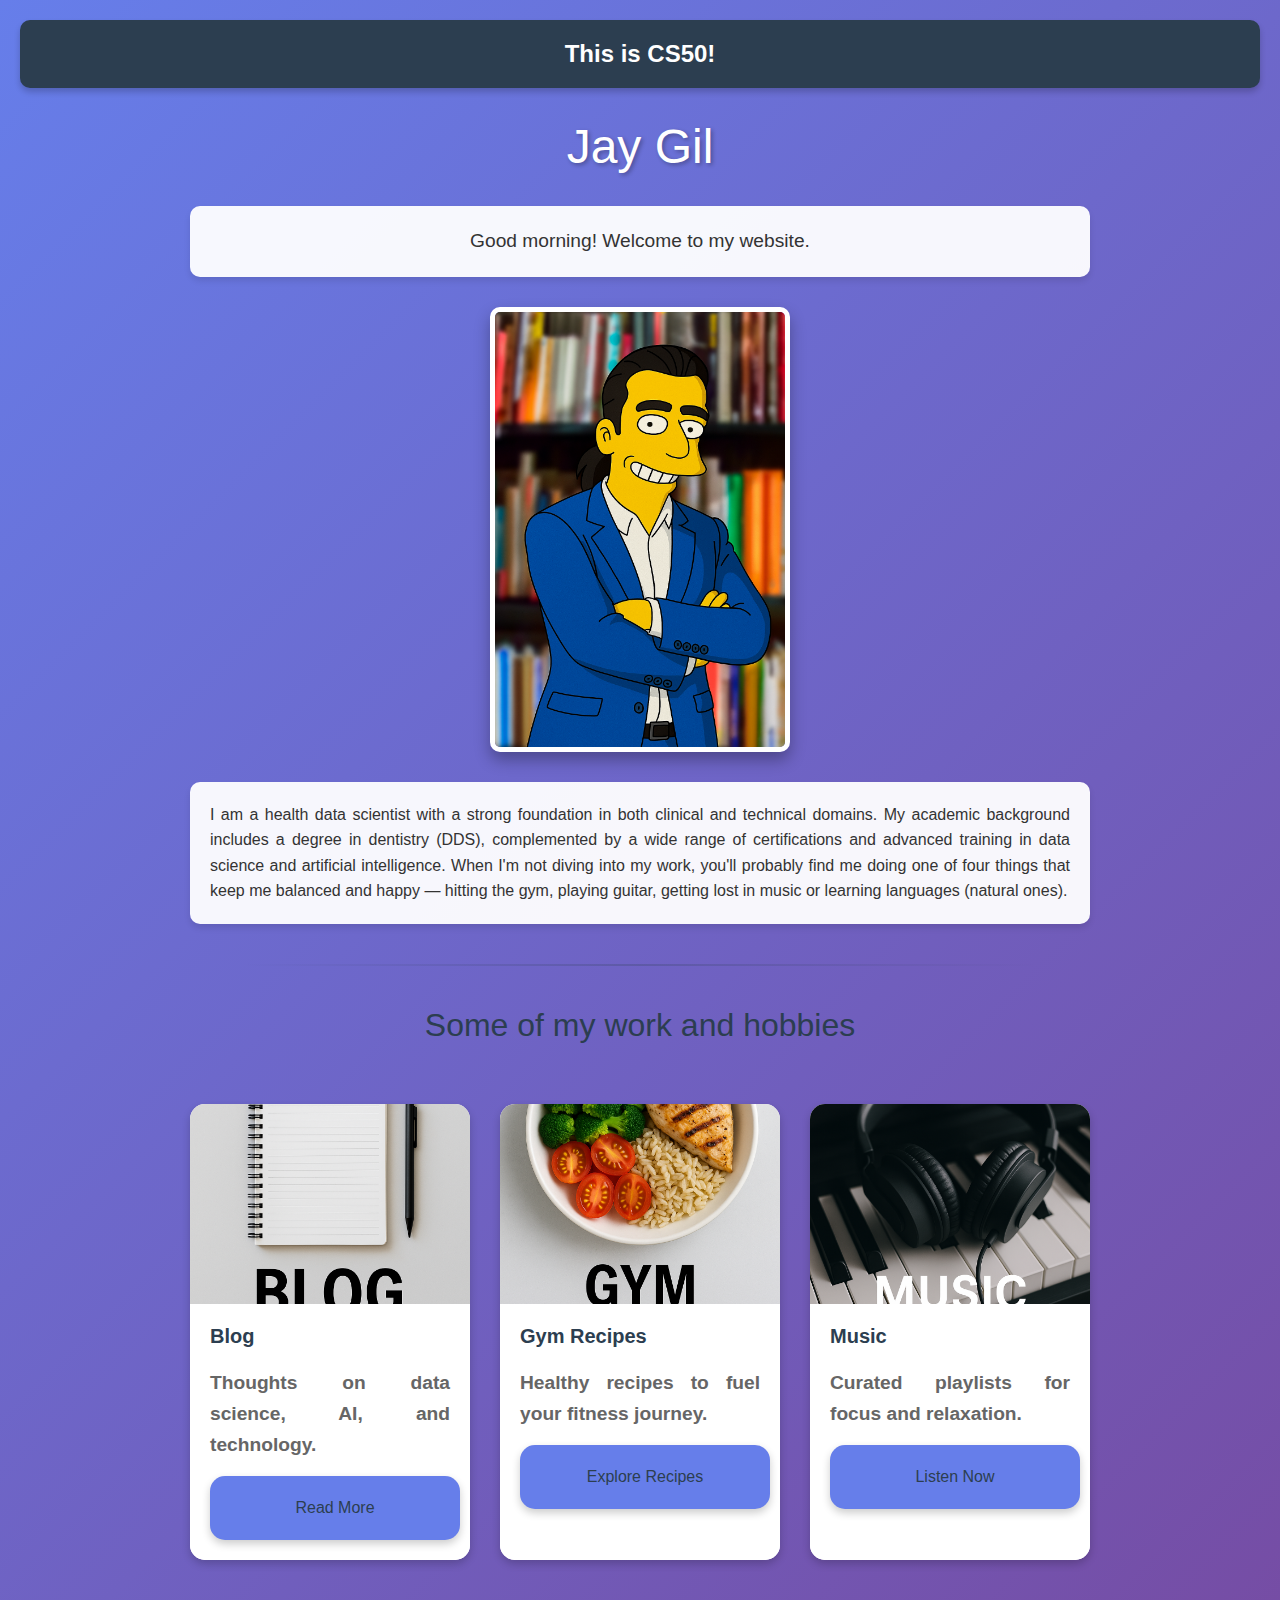
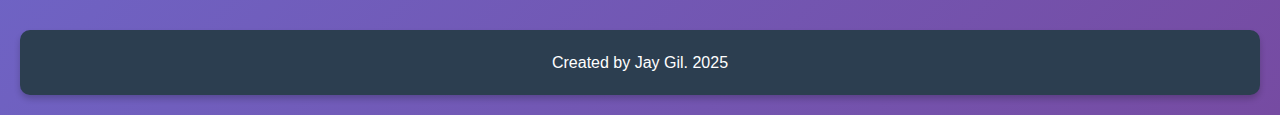
<file: index.html>
<!DOCTYPE html>

<html lang="en">
    <head>
        <meta charset="UTF-8">
        <meta name="viewport" content="width=device-width, initial-scale=1.0">
        <link href="https://cdn.jsdelivr.net/npm/bootstrap@5.3.3/dist/css/bootstrap.min.css" rel="stylesheet" integrity="sha384-QWTKZyjpPEjISv5WaRU9OFeRpok6YctnYmDr5pNlyT2bRjXh0JMhjY6hW+ALEwIH" crossorigin="anonymous">
        <link href="styles.css" rel="stylesheet">
        <title>Jay's Webpage</title>
    </head>
    <body>
        <header> This is CS50! </header>

        <h1>Jay Gil</h1>

        <p class="greeting" id="greeting">Hello, world! Welcome to my website.</p>
        
        <img src="images/headshot.png" alt="Jay Gil headshot" class="headshot">
        
        <p>I am a health data scientist with a strong foundation in both clinical and technical domains. My academic background includes a degree in dentistry (DDS), complemented by a wide range of certifications and advanced training in data science and artificial intelligence.
        When I'm not diving into my work, you'll probably find me doing one of four things that keep me balanced and happy — hitting the gym, playing guitar,  getting lost in music or learning languages (natural ones).</p>
        
        <div>
            <hr>
            <h2>Some of my work and hobbies</h2>

            <!-- Bootstrap Cards -->
            <div class="link-gallery">
                <!-- Blog Card -->
                <div class="card work-card">
                    <img src="images/blog.png" alt="Blog section" class="card-img-top">
                    <div class="card-body">
                        <h5 class="card-title">Blog</h5>
                        <p class="card-text">Thoughts on data science, AI, and technology.</p>
                        <a href="blog.html" class="btn btn-primary">Read More</a>
                    </div>
                </div>

                <!-- Gym Recipes Card -->
                <div class="card work-card">
                    <img src="images/gym.png" alt="Gym recipes" class="card-img-top">
                    <div class="card-body">
                        <h5 class="card-title">Gym Recipes</h5>
                        <p class="card-text">Healthy recipes to fuel your fitness journey.</p>
                        <a href="gym-recipes.html" class="btn btn-primary">Explore Recipes</a>
                    </div>
                </div>

                <!-- Music Card -->
                <div class="card work-card">
                    <img src="images/music.png" alt="Music page" class="card-img-top">
                    <div class="card-body">
                        <h5 class="card-title">Music</h5>
                        <p class="card-text">Curated playlists for focus and relaxation.</p>
                        <a href="music.html" class="btn btn-primary">Listen Now</a>
                    </div>
                </div>
            </div>
        </div>

        <!-- Scroll to Top Button -->
        <button id="scrollTopBtn" class="scroll-top-btn" title="Go to top">↑</button>

        <footer>Created by Jay Gil. 2025</footer>

        <script src="https://cdn.jsdelivr.net/npm/bootstrap@5.3.3/dist/js/bootstrap.bundle.min.js" integrity="sha384-YvpcrYf0tY3lHB60NNkmXc5s9fDVZLESaAA55NDzOxhy9GkcIdslK1eN7N6jIeHz" crossorigin="anonymous"></script>
        <script src="script.js"></script>
    </body>
</html>
</file>
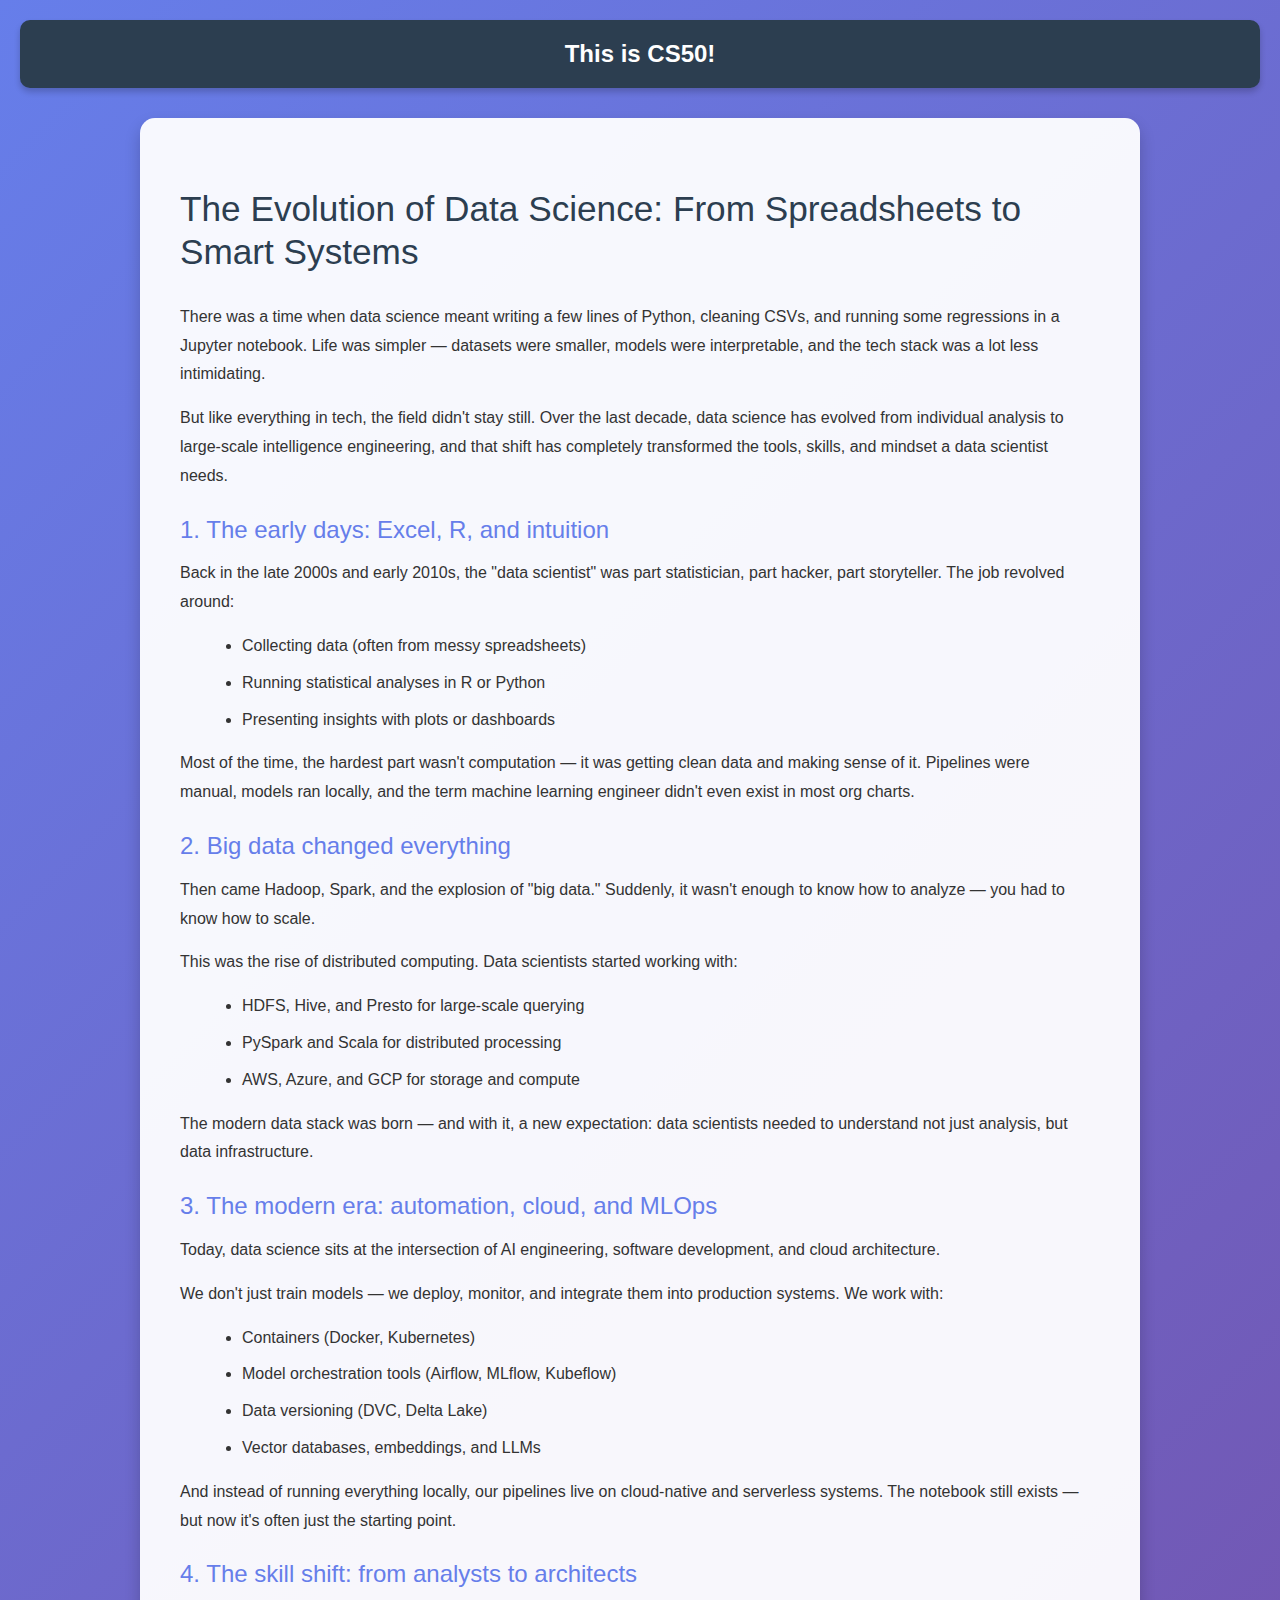
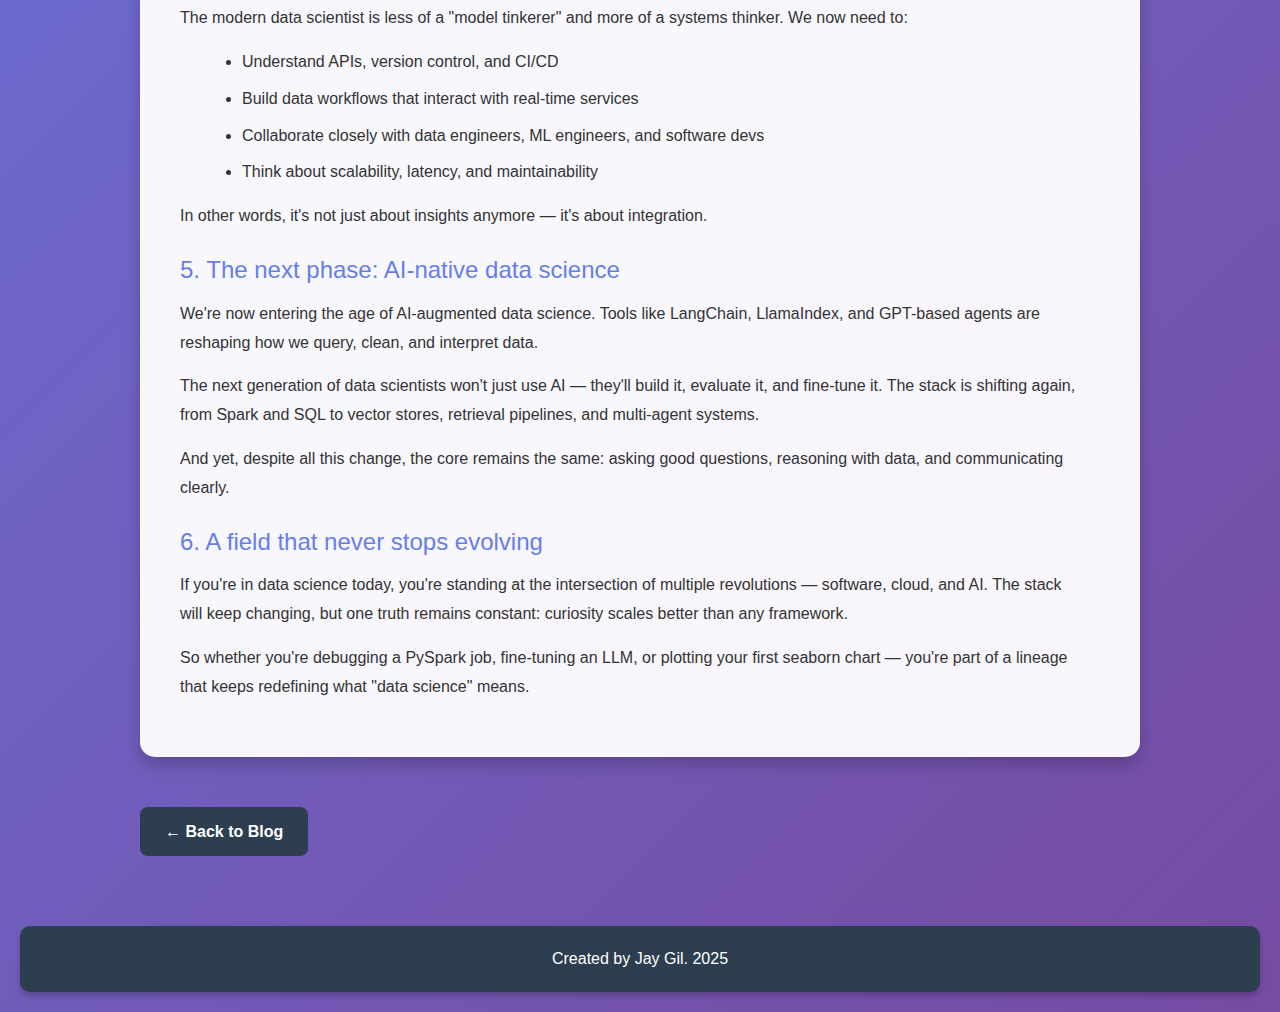
<file: blog-ds-evolution.html>
<!DOCTYPE html>

<html lang="en">
    <head>
        <meta charset="UTF-8">
        <meta name="viewport" content="width=device-width, initial-scale=1.0">
        <link href="https://cdn.jsdelivr.net/npm/bootstrap@5.3.3/dist/css/bootstrap.min.css" rel="stylesheet" integrity="sha384-QWTKZyjpPEjISv5WaRU9OFeRpok6YctnYmDr5pNlyT2bRjXh0JMhjY6hW+ALEwIH" crossorigin="anonymous">
        <script src="https://cdn.jsdelivr.net/npm/bootstrap@5.3.3/dist/js/bootstrap.bundle.min.js" integrity="sha384-YvpcrYf0tY3lHB60NNkmXc5s9fDVZLESaAA55NDzOxhy9GkcIdslK1eN7N6jIeHz" crossorigin="anonymous"></script>
        <link href="styles.css" rel="stylesheet">
        <title>The Evolution of Data Science - Jay Gil</title>
    </head>
    <body>
        <header> This is CS50! </header>

        <div class="blog-container">
            <article class="blog-article">
                <h1>The Evolution of Data Science: From Spreadsheets to Smart Systems</h1>
                
                <p>There was a time when data science meant writing a few lines of Python, cleaning CSVs, and running some regressions in a Jupyter notebook. Life was simpler — datasets were smaller, models were interpretable, and the tech stack was a lot less intimidating.</p>
                
                <p>But like everything in tech, the field didn't stay still. Over the last decade, data science has evolved from individual analysis to large-scale intelligence engineering, and that shift has completely transformed the tools, skills, and mindset a data scientist needs.</p>
                
                <h2>1. The early days: Excel, R, and intuition</h2>
                
                <p>Back in the late 2000s and early 2010s, the "data scientist" was part statistician, part hacker, part storyteller.
                The job revolved around:</p>
                
                <ul>
                    <li>Collecting data (often from messy spreadsheets)</li>
                    <li>Running statistical analyses in R or Python</li>
                    <li>Presenting insights with plots or dashboards</li>
                </ul>
                
                <p>Most of the time, the hardest part wasn't computation — it was getting clean data and making sense of it. Pipelines were manual, models ran locally, and the term machine learning engineer didn't even exist in most org charts.</p>
                
                <h2>2. Big data changed everything</h2>
                
                <p>Then came Hadoop, Spark, and the explosion of "big data." Suddenly, it wasn't enough to know how to analyze — you had to know how to scale.</p>
                
                <p>This was the rise of distributed computing.
                Data scientists started working with:</p>
                
                <ul>
                    <li>HDFS, Hive, and Presto for large-scale querying</li>
                    <li>PySpark and Scala for distributed processing</li>
                    <li>AWS, Azure, and GCP for storage and compute</li>
                </ul>
                
                <p>The modern data stack was born — and with it, a new expectation: data scientists needed to understand not just analysis, but data infrastructure.</p>
                
                <h2>3. The modern era: automation, cloud, and MLOps</h2>
                
                <p>Today, data science sits at the intersection of AI engineering, software development, and cloud architecture.</p>
                
                <p>We don't just train models — we deploy, monitor, and integrate them into production systems.
                We work with:</p>
                
                <ul>
                    <li>Containers (Docker, Kubernetes)</li>
                    <li>Model orchestration tools (Airflow, MLflow, Kubeflow)</li>
                    <li>Data versioning (DVC, Delta Lake)</li>
                    <li>Vector databases, embeddings, and LLMs</li>
                </ul>
                
                <p>And instead of running everything locally, our pipelines live on cloud-native and serverless systems.
                The notebook still exists — but now it's often just the starting point.</p>
                
                <h2>4. The skill shift: from analysts to architects</h2>
                
                <p>The modern data scientist is less of a "model tinkerer" and more of a systems thinker.
                We now need to:</p>
                
                <ul>
                    <li>Understand APIs, version control, and CI/CD</li>
                    <li>Build data workflows that interact with real-time services</li>
                    <li>Collaborate closely with data engineers, ML engineers, and software devs</li>
                    <li>Think about scalability, latency, and maintainability</li>
                </ul>
                
                <p>In other words, it's not just about insights anymore — it's about integration.</p>
                
                <h2>5. The next phase: AI-native data science</h2>
                
                <p>We're now entering the age of AI-augmented data science. Tools like LangChain, LlamaIndex, and GPT-based agents are reshaping how we query, clean, and interpret data.</p>
                
                <p>The next generation of data scientists won't just use AI — they'll build it, evaluate it, and fine-tune it.
                The stack is shifting again, from Spark and SQL to vector stores, retrieval pipelines, and multi-agent systems.</p>
                
                <p>And yet, despite all this change, the core remains the same: asking good questions, reasoning with data, and communicating clearly.</p>
                
                <h2>6. A field that never stops evolving</h2>
                
                <p>If you're in data science today, you're standing at the intersection of multiple revolutions — software, cloud, and AI.
                The stack will keep changing, but one truth remains constant: curiosity scales better than any framework.</p>
                
                <p>So whether you're debugging a PySpark job, fine-tuning an LLM, or plotting your first seaborn chart — you're part of a lineage that keeps redefining what "data science" means.</p>
            </article>
            
            <a href="blog.html" class="back-link">← Back to Blog</a>
        </div>

        <footer>Created by Jay Gil. 2025</footer>
    </body>
</html>
</file>
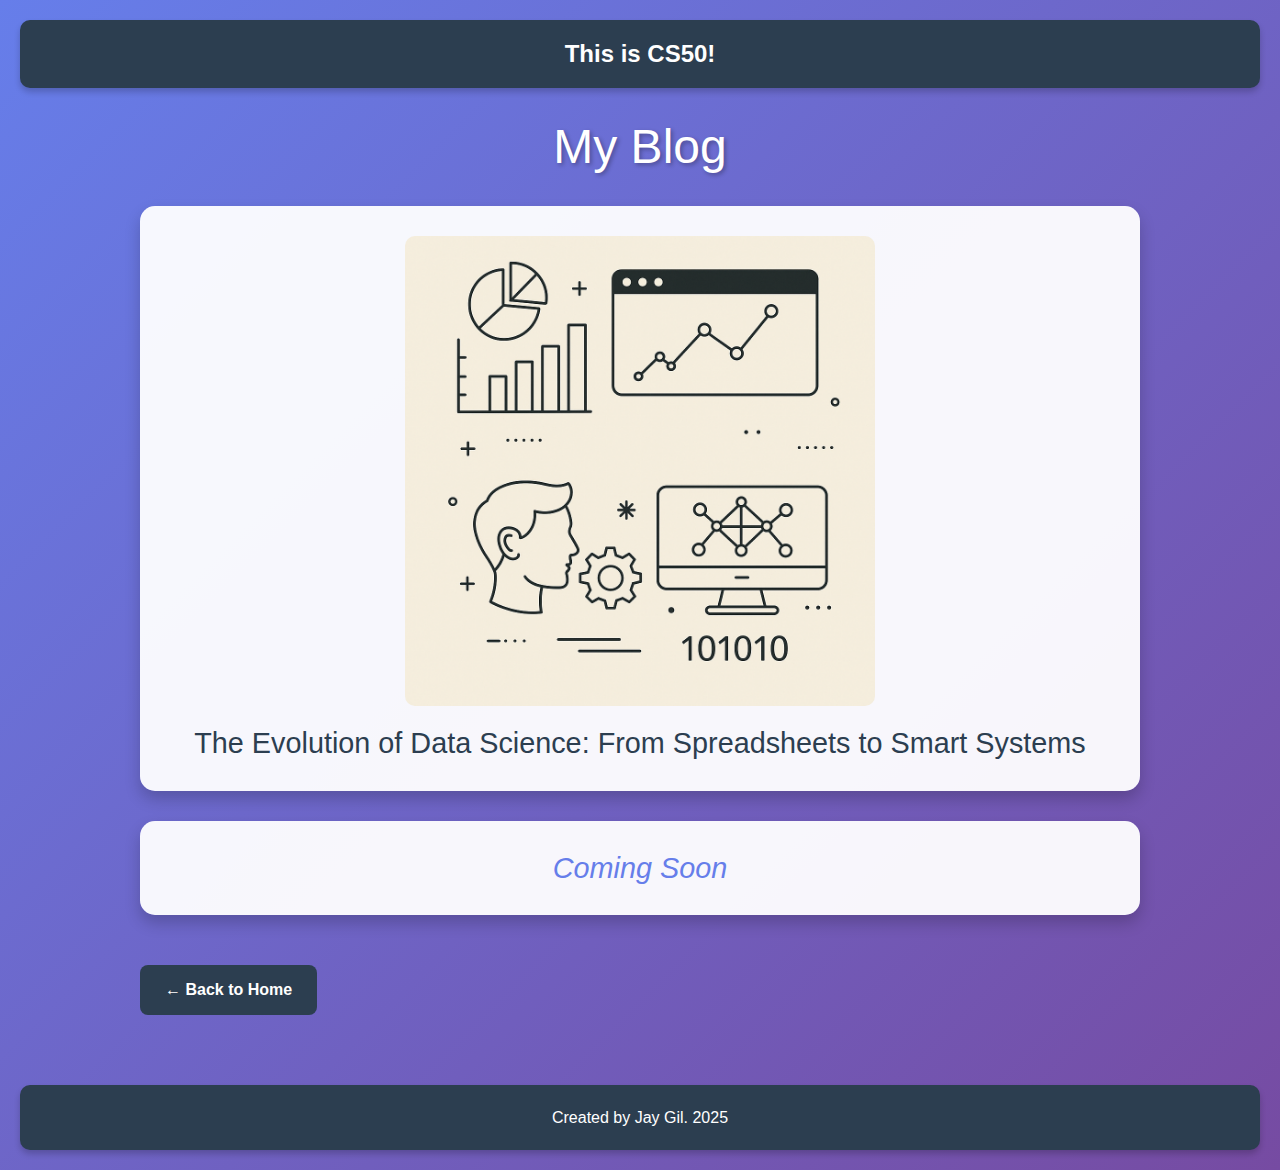
<file: blog.html>
<!DOCTYPE html>

<html lang="en">
    <head>
        <meta charset="UTF-8">
        <meta name="viewport" content="width=device-width, initial-scale=1.0">
        <link href="https://cdn.jsdelivr.net/npm/bootstrap@5.3.3/dist/css/bootstrap.min.css" rel="stylesheet" integrity="sha384-QWTKZyjpPEjISv5WaRU9OFeRpok6YctnYmDr5pNlyT2bRjXh0JMhjY6hW+ALEwIH" crossorigin="anonymous">
        <script src="https://cdn.jsdelivr.net/npm/bootstrap@5.3.3/dist/js/bootstrap.bundle.min.js" integrity="sha384-YvpcrYf0tY3lHB60NNkmXc5s9fDVZLESaAA55NDzOxhy9GkcIdslK1eN7N6jIeHz" crossorigin="anonymous"></script>
        <link href="styles.css" rel="stylesheet">
        <title>Blog - Jay Gil</title>
    </head>
    <body>
        <header> This is CS50! </header>

        <div class="blog-container">
            <h1>My Blog</h1>
            
            <div class="blog-entries">
                <!-- First Entry -->
                <div class="blog-entry">
                    <a href="blog-ds-evolution.html">
                        <img src="images/ds.png" alt="Data Science Evolution" class="blog-image">
                        <h2>The Evolution of Data Science: From Spreadsheets to Smart Systems</h2>
                    </a>
                </div>
                
                <!-- Second Entry -->
                <div class="blog-entry">
                    <a href="#" class="coming-soon">
                        <h2>Coming Soon</h2>
                    </a>
                </div>
            </div>
            
            <a href="index.html" class="back-link">← Back to Home</a>
        </div>

        <footer>Created by Jay Gil. 2025</footer>
    </body>
</html>
</file>
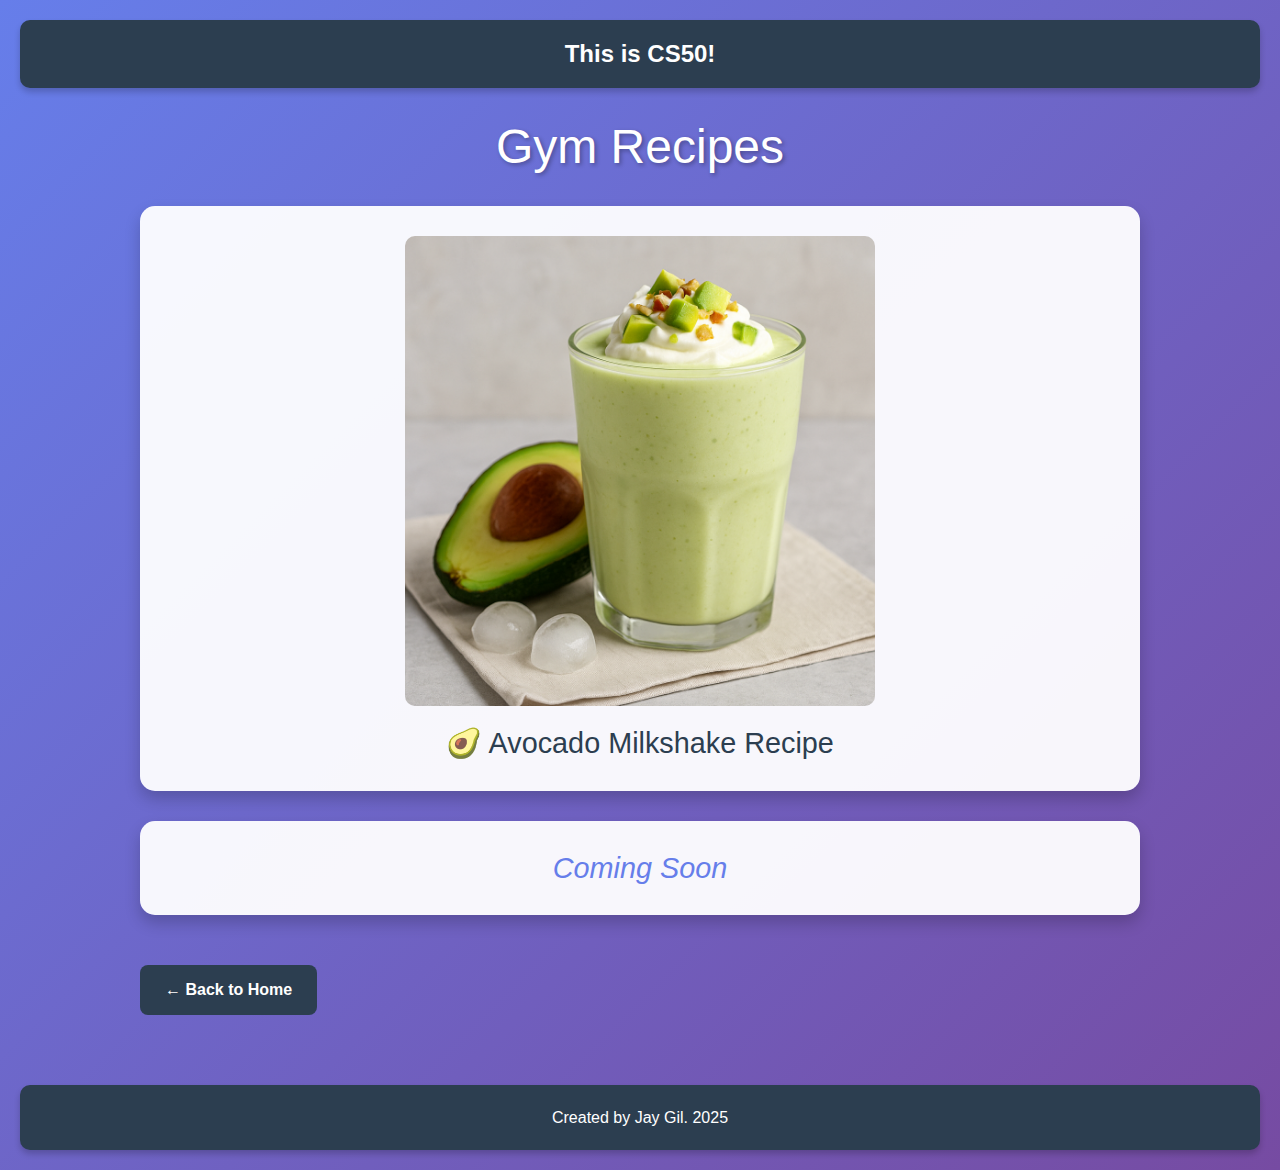
<file: gym-recipes.html>
<!DOCTYPE html>

<html lang="en">
    <head>
        <meta charset="UTF-8">
        <meta name="viewport" content="width=device-width, initial-scale=1.0">
        <link href="https://cdn.jsdelivr.net/npm/bootstrap@5.3.3/dist/css/bootstrap.min.css" rel="stylesheet" integrity="sha384-QWTKZyjpPEjISv5WaRU9OFeRpok6YctnYmDr5pNlyT2bRjXh0JMhjY6hW+ALEwIH" crossorigin="anonymous">
        <script src="https://cdn.jsdelivr.net/npm/bootstrap@5.3.3/dist/js/bootstrap.bundle.min.js" integrity="sha384-YvpcrYf0tY3lHB60NNkmXc5s9fDVZLESaAA55NDzOxhy9GkcIdslK1eN7N6jIeHz" crossorigin="anonymous"></script>
        <link href="styles.css" rel="stylesheet">
        <title>Gym Recipes - Jay Gil</title>
    </head>
    <body>
        <header> This is CS50! </header>

        <div class="blog-container">
            <h1>Gym Recipes</h1>
            
            <div class="blog-entries">
                <!-- Avocado Milkshake -->
                <div class="blog-entry">
                    <a href="recipe-avocado-milkshake.html">
                        <img src="images/avocado_milkshake.png" alt="Avocado Milkshake" class="blog-image">
                        <h2>🥑 Avocado Milkshake Recipe</h2>
                    </a>
                </div>
                
                <!-- Coming Soon -->
                <div class="blog-entry">
                    <a href="#" class="coming-soon">
                        <h2>Coming Soon</h2>
                    </a>
                </div>
            </div>
            
            <a href="index.html" class="back-link">← Back to Home</a>
        </div>

        <footer>Created by Jay Gil. 2025</footer>
    </body>
</html>
</file>
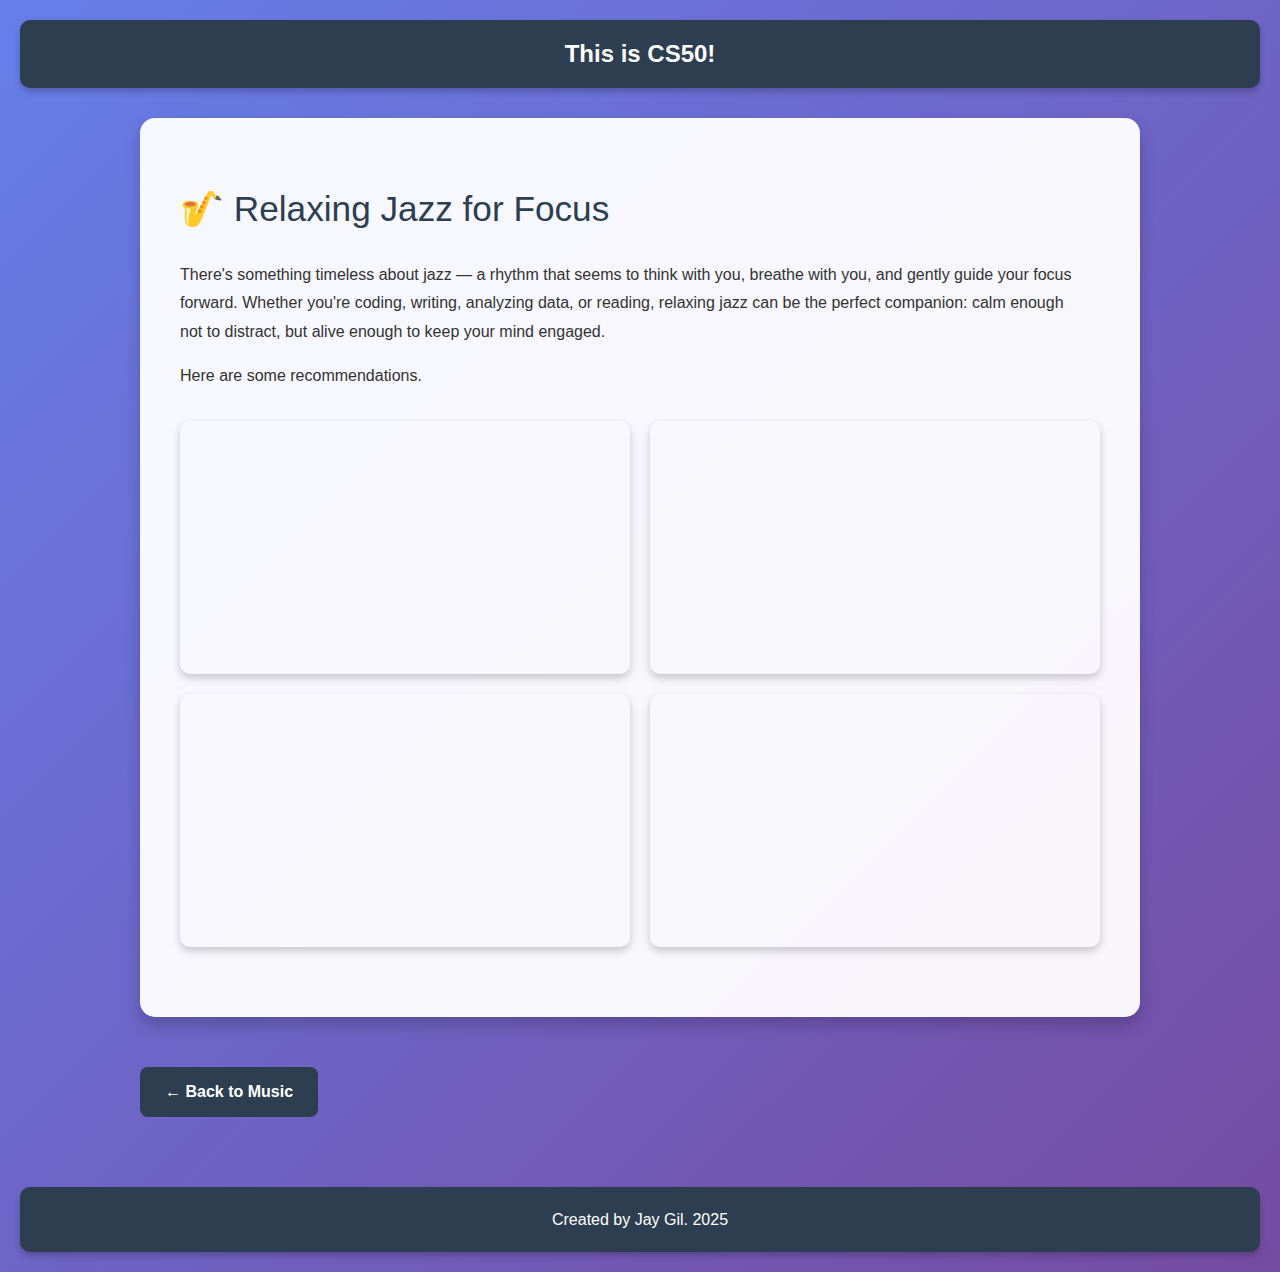
<file: music-jazz.html>
<!DOCTYPE html>

<html lang="en">
    <head>
        <meta charset="UTF-8">
        <meta name="viewport" content="width=device-width, initial-scale=1.0">
        <link href="https://cdn.jsdelivr.net/npm/bootstrap@5.3.3/dist/css/bootstrap.min.css" rel="stylesheet" integrity="sha384-QWTKZyjpPEjISv5WaRU9OFeRpok6YctnYmDr5pNlyT2bRjXh0JMhjY6hW+ALEwIH" crossorigin="anonymous">
        <script src="https://cdn.jsdelivr.net/npm/bootstrap@5.3.3/dist/js/bootstrap.bundle.min.js" integrity="sha384-YvpcrYf0tY3lHB60NNkmXc5s9fDVZLESaAA55NDzOxhy9GkcIdslK1eN7N6jIeHz" crossorigin="anonymous"></script>
        <link href="styles.css" rel="stylesheet">
        <title>🎷 Relaxing Jazz for Focus - Jay Gil</title>
    </head>
    <body>
        <header> This is CS50! </header>

        <div class="blog-container">
            <article class="blog-article">
                <h1>🎷 Relaxing Jazz for Focus</h1>
                
                <p>There's something timeless about jazz — a rhythm that seems to think with you, breathe with you, and gently guide your focus forward. Whether you're coding, writing, analyzing data, or reading, relaxing jazz can be the perfect companion: calm enough not to distract, but alive enough to keep your mind engaged.</p>
                
                <p>Here are some recommendations.</p>
                
                <div class="video-grid">
                    <div class="video-container">
                        <iframe src="https://www.youtube.com/embed/nJmhIECXnC8" title="YouTube video player" frameborder="0" allow="accelerometer; autoplay; clipboard-write; encrypted-media; gyroscope; picture-in-picture; web-share" allowfullscreen></iframe>
                    </div>
                    
                    <div class="video-container">
                        <iframe src="https://www.youtube.com/embed/Sn1gMd840MM" title="YouTube video player" frameborder="0" allow="accelerometer; autoplay; clipboard-write; encrypted-media; gyroscope; picture-in-picture; web-share" allowfullscreen></iframe>
                    </div>
                    
                    <div class="video-container">
                        <iframe src="https://www.youtube.com/embed/NTJhHn-TuDY" title="YouTube video player" frameborder="0" allow="accelerometer; autoplay; clipboard-write; encrypted-media; gyroscope; picture-in-picture; web-share" allowfullscreen></iframe>
                    </div>
                    
                    <div class="video-container">
                        <iframe src="https://www.youtube.com/embed/v0y3W0ulIQQ" title="YouTube video player" frameborder="0" allow="accelerometer; autoplay; clipboard-write; encrypted-media; gyroscope; picture-in-picture; web-share" allowfullscreen></iframe>
                    </div>
                </div>
            </article>
            
            <a href="music.html" class="back-link">← Back to Music</a>
        </div>

        <footer>Created by Jay Gil. 2025</footer>
    </body>
</html>
</file>
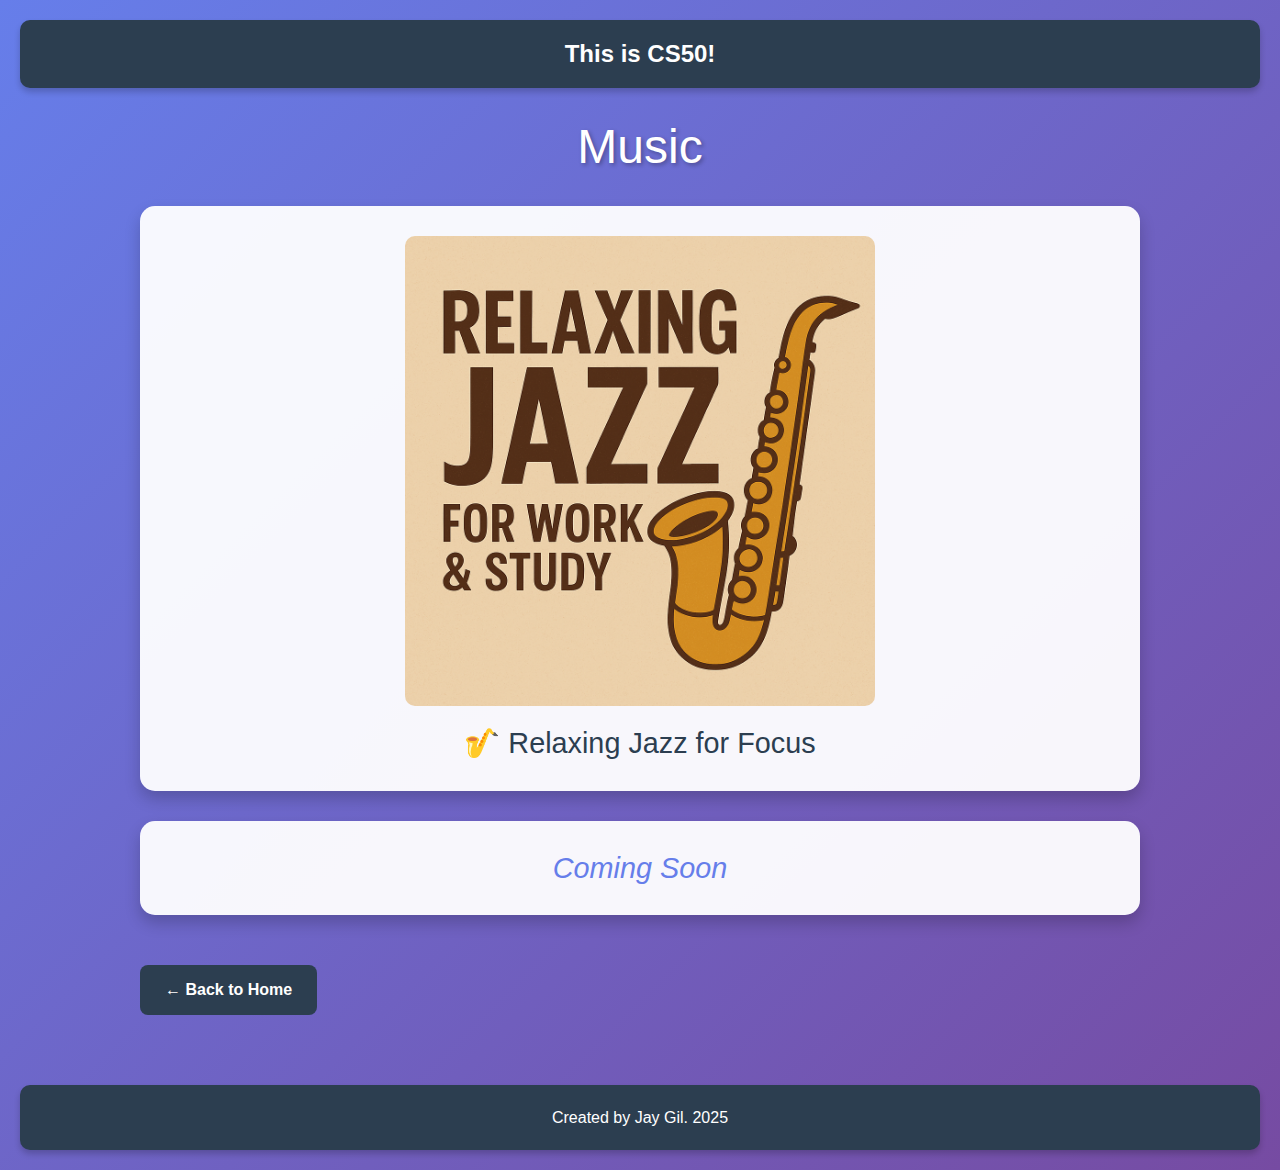
<file: music.html>
<!DOCTYPE html>

<html lang="en">
    <head>
        <meta charset="UTF-8">
        <meta name="viewport" content="width=device-width, initial-scale=1.0">
        <link href="https://cdn.jsdelivr.net/npm/bootstrap@5.3.3/dist/css/bootstrap.min.css" rel="stylesheet" integrity="sha384-QWTKZyjpPEjISv5WaRU9OFeRpok6YctnYmDr5pNlyT2bRjXh0JMhjY6hW+ALEwIH" crossorigin="anonymous">
        <script src="https://cdn.jsdelivr.net/npm/bootstrap@5.3.3/dist/js/bootstrap.bundle.min.js" integrity="sha384-YvpcrYf0tY3lHB60NNkmXc5s9fDVZLESaAA55NDzOxhy9GkcIdslK1eN7N6jIeHz" crossorigin="anonymous"></script>
        <link href="styles.css" rel="stylesheet">
        <title>Music - Jay Gil</title>
    </head>
    <body>
        <header> This is CS50! </header>

        <div class="blog-container">
            <h1>Music</h1>
            
            <div class="blog-entries">
                <!-- Jazz Entry -->
                <div class="blog-entry">
                    <a href="music-jazz.html">
                        <img src="images/sax.png" alt="Jazz Music" class="blog-image">
                        <h2>🎷 Relaxing Jazz for Focus</h2>
                    </a>
                </div>
                
                <!-- Coming Soon -->
                <div class="blog-entry">
                    <a href="#" class="coming-soon">
                        <h2>Coming Soon</h2>
                    </a>
                </div>
            </div>
            
            <a href="index.html" class="back-link">← Back to Home</a>
        </div>

        <footer>Created by Jay Gil. 2025</footer>
    </body>
</html>
</file>
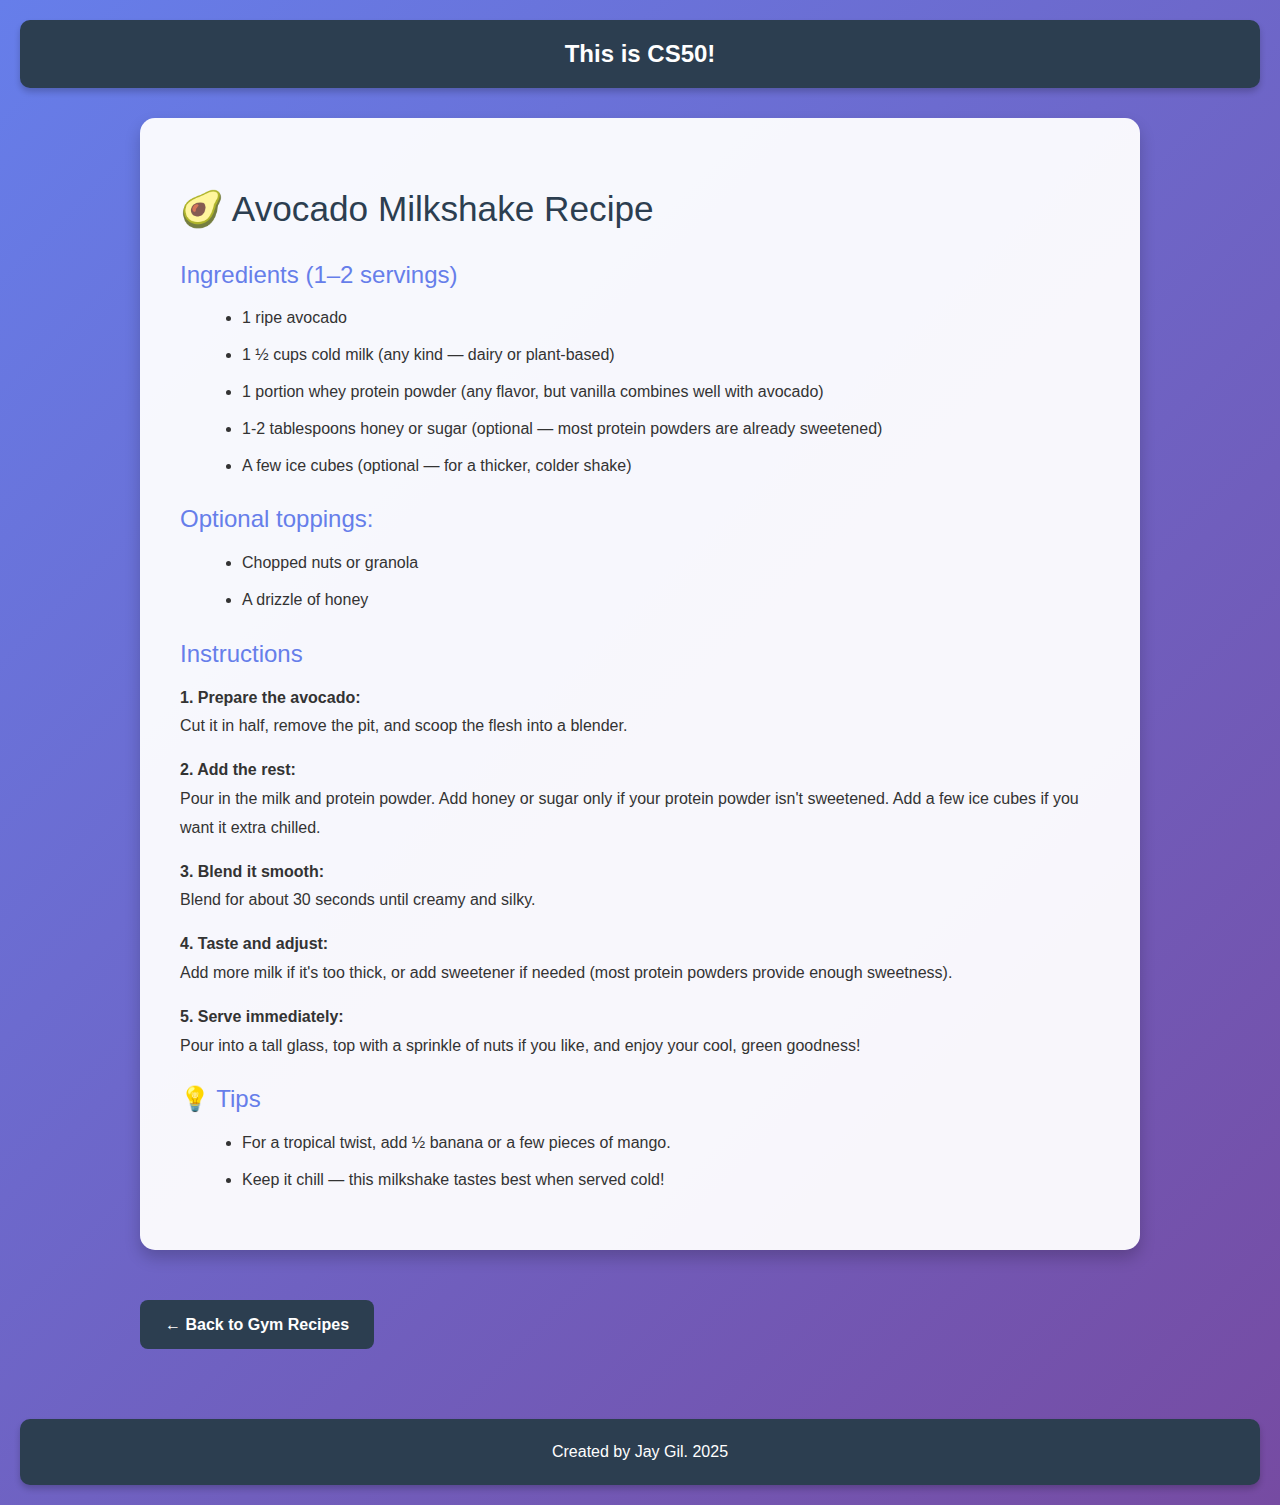
<file: recipe-avocado-milkshake.html>
<!DOCTYPE html>

<html lang="en">
    <head>
        <meta charset="UTF-8">
        <meta name="viewport" content="width=device-width, initial-scale=1.0">
        <link href="https://cdn.jsdelivr.net/npm/bootstrap@5.3.3/dist/css/bootstrap.min.css" rel="stylesheet" integrity="sha384-QWTKZyjpPEjISv5WaRU9OFeRpok6YctnYmDr5pNlyT2bRjXh0JMhjY6hW+ALEwIH" crossorigin="anonymous">
        <script src="https://cdn.jsdelivr.net/npm/bootstrap@5.3.3/dist/js/bootstrap.bundle.min.js" integrity="sha384-YvpcrYf0tY3lHB60NNkmXc5s9fDVZLESaAA55NDzOxhy9GkcIdslK1eN7N6jIeHz" crossorigin="anonymous"></script>
        <link href="styles.css" rel="stylesheet">
        <title>🥑 Avocado Milkshake Recipe - Jay Gil</title>
    </head>
    <body>
        <header> This is CS50! </header>

        <div class="blog-container">
            <article class="blog-article">
                <h1>🥑 Avocado Milkshake Recipe</h1>
                
                <h2>Ingredients (1–2 servings)</h2>
                
                <ul>
                    <li>1 ripe avocado</li>
                    <li>1 ½ cups cold milk (any kind — dairy or plant-based)</li>
                    <li>1 portion whey protein powder (any flavor, but vanilla combines well with avocado)</li>
                    <li>1-2 tablespoons honey or sugar (optional — most protein powders are already sweetened)</li>
                    <li>A few ice cubes (optional — for a thicker, colder shake)</li>
                </ul>
                
                <h2>Optional toppings:</h2>
                
                <ul>
                    <li>Chopped nuts or granola</li>
                    <li>A drizzle of honey</li>
                </ul>
                
                <h2>Instructions</h2>
                
                <p><strong>1. Prepare the avocado:</strong><br>
                Cut it in half, remove the pit, and scoop the flesh into a blender.</p>
                
                <p><strong>2. Add the rest:</strong><br>
                Pour in the milk and protein powder. Add honey or sugar only if your protein powder isn't sweetened. Add a few ice cubes if you want it extra chilled.</p>
                
                <p><strong>3. Blend it smooth:</strong><br>
                Blend for about 30 seconds until creamy and silky.</p>
                
                <p><strong>4. Taste and adjust:</strong><br>
                Add more milk if it's too thick, or add sweetener if needed (most protein powders provide enough sweetness).</p>
                
                <p><strong>5. Serve immediately:</strong><br>
                Pour into a tall glass, top with a sprinkle of nuts if you like, and enjoy your cool, green goodness!</p>
                
                <h2>💡 Tips</h2>
                
                <ul>
                    <li>For a tropical twist, add ½ banana or a few pieces of mango.</li>
                    <li>Keep it chill — this milkshake tastes best when served cold!</li>
                </ul>
            </article>
            
            <a href="gym-recipes.html" class="back-link">← Back to Gym Recipes</a>
        </div>

        <footer>Created by Jay Gil. 2025</footer>
    </body>
</html>
</file>
<file: styles.css>
/* Global Styles */
* {
    margin: 0;
    padding: 0;
    box-sizing: border-box;
}

body {
    font-family: 'Segoe UI', Tahoma, Geneva, Verdana, sans-serif;
    line-height: 1.6;
    color: #333;
    background: linear-gradient(135deg, #667eea 0%, #764ba2 100%);
    min-height: 100vh;
    padding: 20px;
}

/* Header Styles */
header {
    background-color: #2c3e50;
    color: white;
    text-align: center;
    padding: 15px;
    border-radius: 10px;
    margin-bottom: 30px;
    font-size: 1.5rem;
    font-weight: bold;
    box-shadow: 0 4px 6px rgba(0, 0, 0, 0.2);
}

/* Main Content Container */
h1 {
    text-align: center;
    color: white;
    font-size: 3rem;
    margin: 30px 0;
    text-shadow: 2px 2px 4px rgba(0, 0, 0, 0.3);
}

h2 {
    color: #2c3e50;
    text-align: center;
    margin: 20px 0;
    font-size: 2rem;
}

/* Paragraph Styles */
p {
    background-color: rgba(255, 255, 255, 0.95);
    padding: 20px;
    margin: 20px auto;
    max-width: 900px;
    border-radius: 10px;
    box-shadow: 0 4px 6px rgba(0, 0, 0, 0.1);
    text-align: justify;
}

.greeting {
    font-size: 1.2rem;
    font-weight: 500;
    text-align: center;
}

/* Headshot Image */
.headshot {
    display: block;
    margin: 30px auto;
    max-width: 300px;
    width: 100%;
    height: auto;
    border-radius: 10px;
    border: 5px solid white;
    box-shadow: 0 8px 16px rgba(0, 0, 0, 0.3);
}

/* Divider */
hr {
    border: none;
    height: 2px;
    background: linear-gradient(to right, transparent, #2c3e50, transparent);
    margin: 40px auto;
    max-width: 800px;
}

/* Link Gallery with Bootstrap Cards */
.link-gallery {
    display: flex;
    justify-content: center;
    gap: 30px;
    flex-wrap: wrap;
    max-width: 1200px;
    margin: 40px auto;
    padding: 20px;
}

/* Bootstrap Card Styling */
.work-card {
    width: 280px;
    border: none;
    border-radius: 15px;
    overflow: hidden;
    box-shadow: 0 4px 8px rgba(0, 0, 0, 0.2);
    transition: transform 0.3s ease, box-shadow 0.3s ease;
}

.work-card:hover {
    box-shadow: 0 12px 24px rgba(0, 0, 0, 0.3);
}

.work-card .card-img-top {
    height: 200px;
    object-fit: cover;
}

.work-card .card-body {
    background-color: white;
    padding: 20px;
}

.work-card .card-title {
    color: #2c3e50;
    font-weight: bold;
    margin-bottom: 10px;
}

.work-card .card-text {
    color: #666;
    margin-bottom: 15px;
}

.work-card .btn-primary {
    background-color: #667eea;
    border: none;
    transition: background-color 0.3s ease;
}

.work-card .btn-primary:hover {
    background-color: #764ba2;
}

/* Old link gallery styles (kept for other pages) */
.link-gallery a {
    text-decoration: none;
    color: #2c3e50;
    background-color: white;
    border-radius: 15px;
    padding: 20px;
    width: 250px;
    text-align: center;
    transition: transform 0.3s ease, box-shadow 0.3s ease;
    box-shadow: 0 4px 8px rgba(0, 0, 0, 0.2);
}

.link-gallery a:hover {
    transform: translateY(-10px);
    box-shadow: 0 8px 16px rgba(0, 0, 0, 0.3);
}

.link-photo {
    width: 100%;
    height: 200px;
    object-fit: cover;
    border-radius: 10px;
    margin-bottom: 15px;
}

.link-gallery p {
    margin: 0;
    padding: 10px 0 0 0;
    font-size: 1.2rem;
    font-weight: bold;
    background-color: transparent;
    box-shadow: none;
}

/* Footer */
footer {
    text-align: center;
    background-color: #2c3e50;
    color: white;
    padding: 20px;
    margin-top: 50px;
    border-radius: 10px;
    box-shadow: 0 4px 6px rgba(0, 0, 0, 0.2);
}

/* Scroll to Top Button */
.scroll-top-btn {
    display: none;
    position: fixed;
    bottom: 30px;
    right: 30px;
    z-index: 99;
    border: none;
    outline: none;
    background-color: #667eea;
    color: white;
    cursor: pointer;
    padding: 15px 20px;
    border-radius: 50%;
    font-size: 24px;
    font-weight: bold;
    box-shadow: 0 4px 8px rgba(0, 0, 0, 0.3);
    transition: all 0.3s ease;
    opacity: 0;
}

.scroll-top-btn:hover {
    background-color: #764ba2;
    transform: scale(1.1);
}

/* Blog Styles */
.blog-container {
    max-width: 1000px;
    margin: 0 auto;
}

.blog-entries {
    display: flex;
    flex-direction: column;
    gap: 30px;
    margin: 30px 0;
}

.blog-entry {
    background-color: rgba(255, 255, 255, 0.95);
    padding: 30px;
    border-radius: 15px;
    box-shadow: 0 8px 16px rgba(0, 0, 0, 0.2);
    transition: transform 0.3s ease, box-shadow 0.3s ease;
}

.blog-entry:hover {
    transform: translateY(-5px);
    box-shadow: 0 12px 24px rgba(0, 0, 0, 0.3);
}

.blog-entry a {
    text-decoration: none;
    color: inherit;
    display: block;
}

.blog-image {
    display: block;
    width: 50%;
    max-width: 50%;
    height: auto;
    margin: 0 auto 20px;
    border-radius: 10px;
}

.blog-entry h2 {
    color: #2c3e50;
    text-align: center;
    margin: 0;
    font-size: 1.8rem;
}

.coming-soon h2 {
    color: #667eea;
    font-style: italic;
}

.blog-article {
    background-color: rgba(255, 255, 255, 0.95);
    padding: 40px;
    margin: 30px auto;
    border-radius: 15px;
    box-shadow: 0 8px 16px rgba(0, 0, 0, 0.2);
}

.blog-article h1 {
    color: #2c3e50;
    text-align: left;
    font-size: 2.2rem;
    margin-bottom: 30px;
    text-shadow: none;
}

.blog-article h2 {
    color: #667eea;
    text-align: left;
    margin: 25px 0 15px 0;
    font-size: 1.5rem;
}

.blog-article p {
    background-color: transparent;
    padding: 0;
    margin: 15px 0;
    box-shadow: none;
    text-align: left;
    line-height: 1.8;
}

.blog-article ul {
    margin: 15px 0 15px 30px;
    line-height: 1.8;
}

.blog-article ul li {
    margin: 8px 0;
}

/* Video Grid */
.video-grid {
    display: grid;
    grid-template-columns: repeat(auto-fit, minmax(300px, 1fr));
    gap: 20px;
    margin: 30px 0;
}

.video-container {
    position: relative;
    padding-bottom: 56.25%;
    height: 0;
    overflow: hidden;
    border-radius: 10px;
    box-shadow: 0 4px 8px rgba(0, 0, 0, 0.2);
}

.video-container iframe {
    position: absolute;
    top: 0;
    left: 0;
    width: 100%;
    height: 100%;
    border-radius: 10px;
}

.back-link {
    display: inline-block;
    margin: 20px 0;
    padding: 12px 25px;
    background-color: #2c3e50;
    color: white;
    text-decoration: none;
    border-radius: 8px;
    transition: background-color 0.3s ease;
    font-weight: bold;
}

.back-link:hover {
    background-color: #667eea;
}

/* Responsive Design */
@media (max-width: 768px) {
    h1 {
        font-size: 2rem;
    }
    
    .link-gallery {
        flex-direction: column;
        align-items: center;
    }
    
    .link-gallery a {
        width: 100%;
        max-width: 300px;
    }
}
</file>
